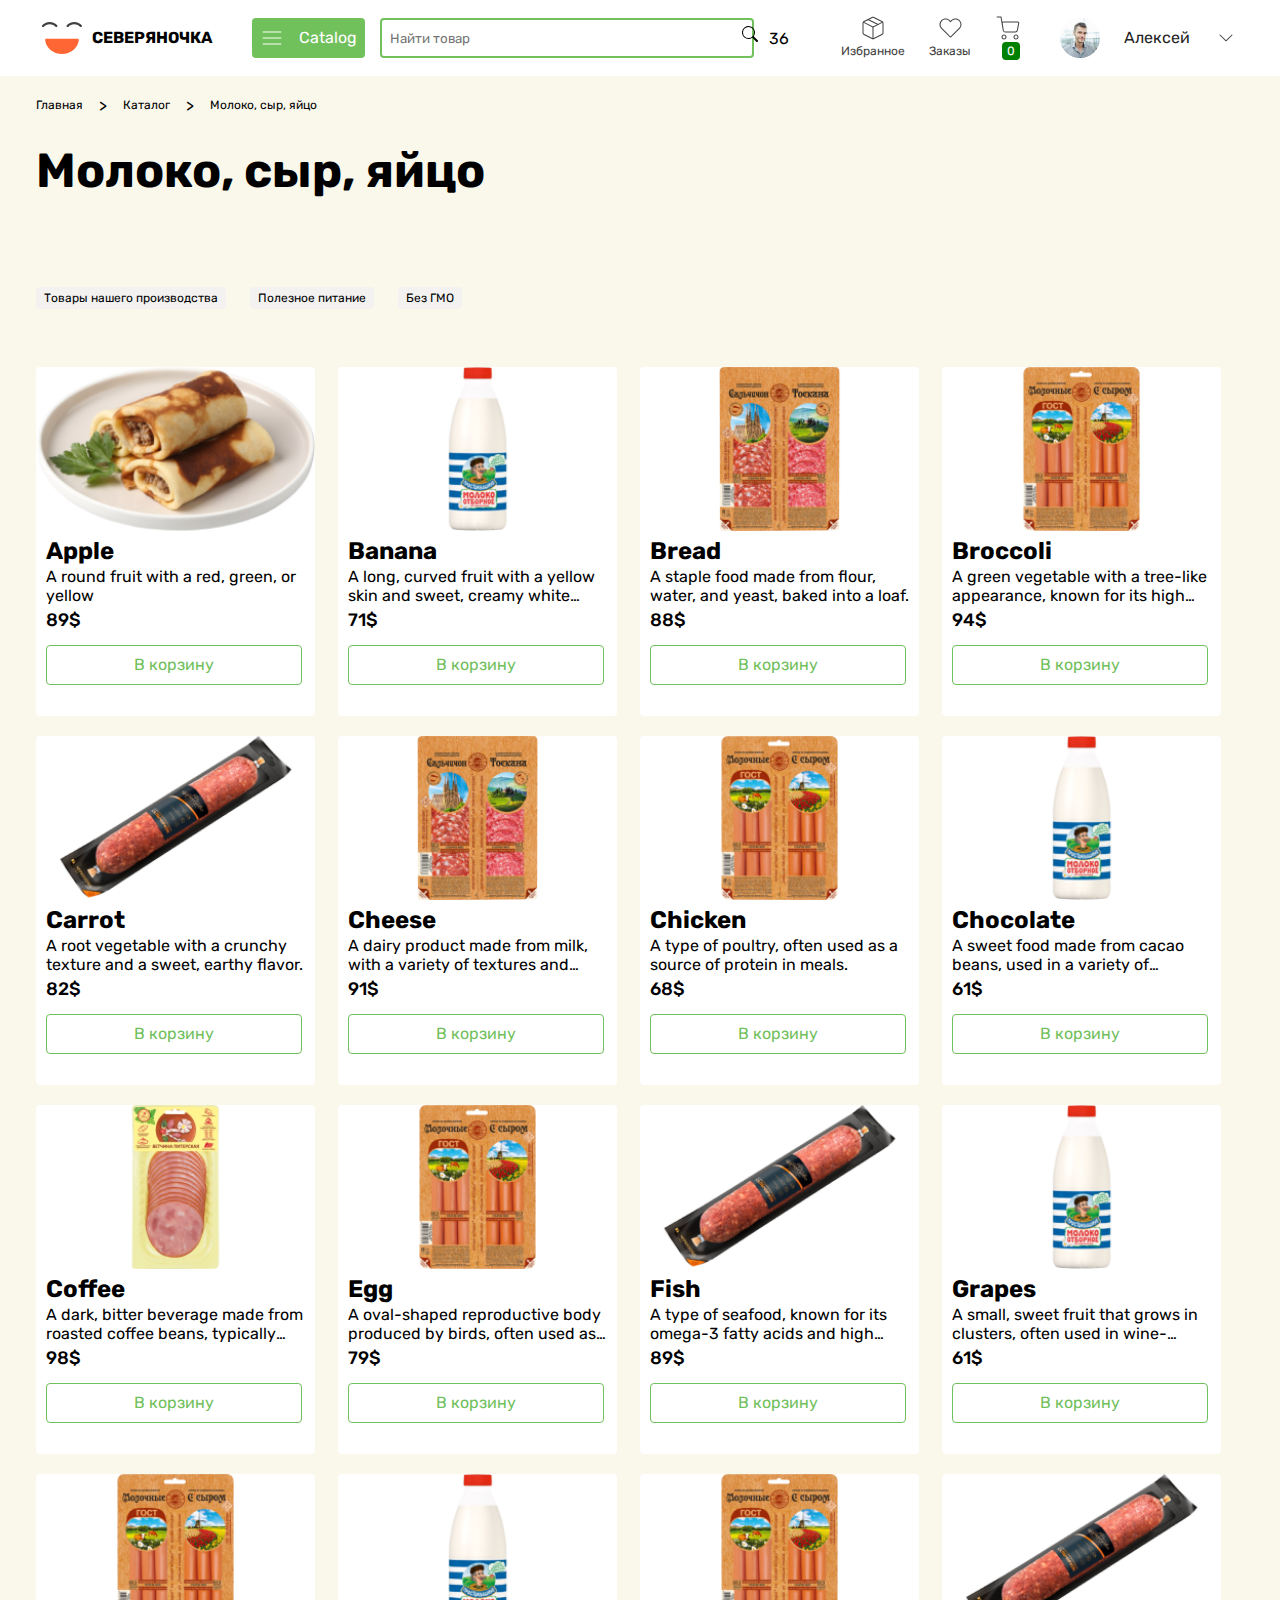
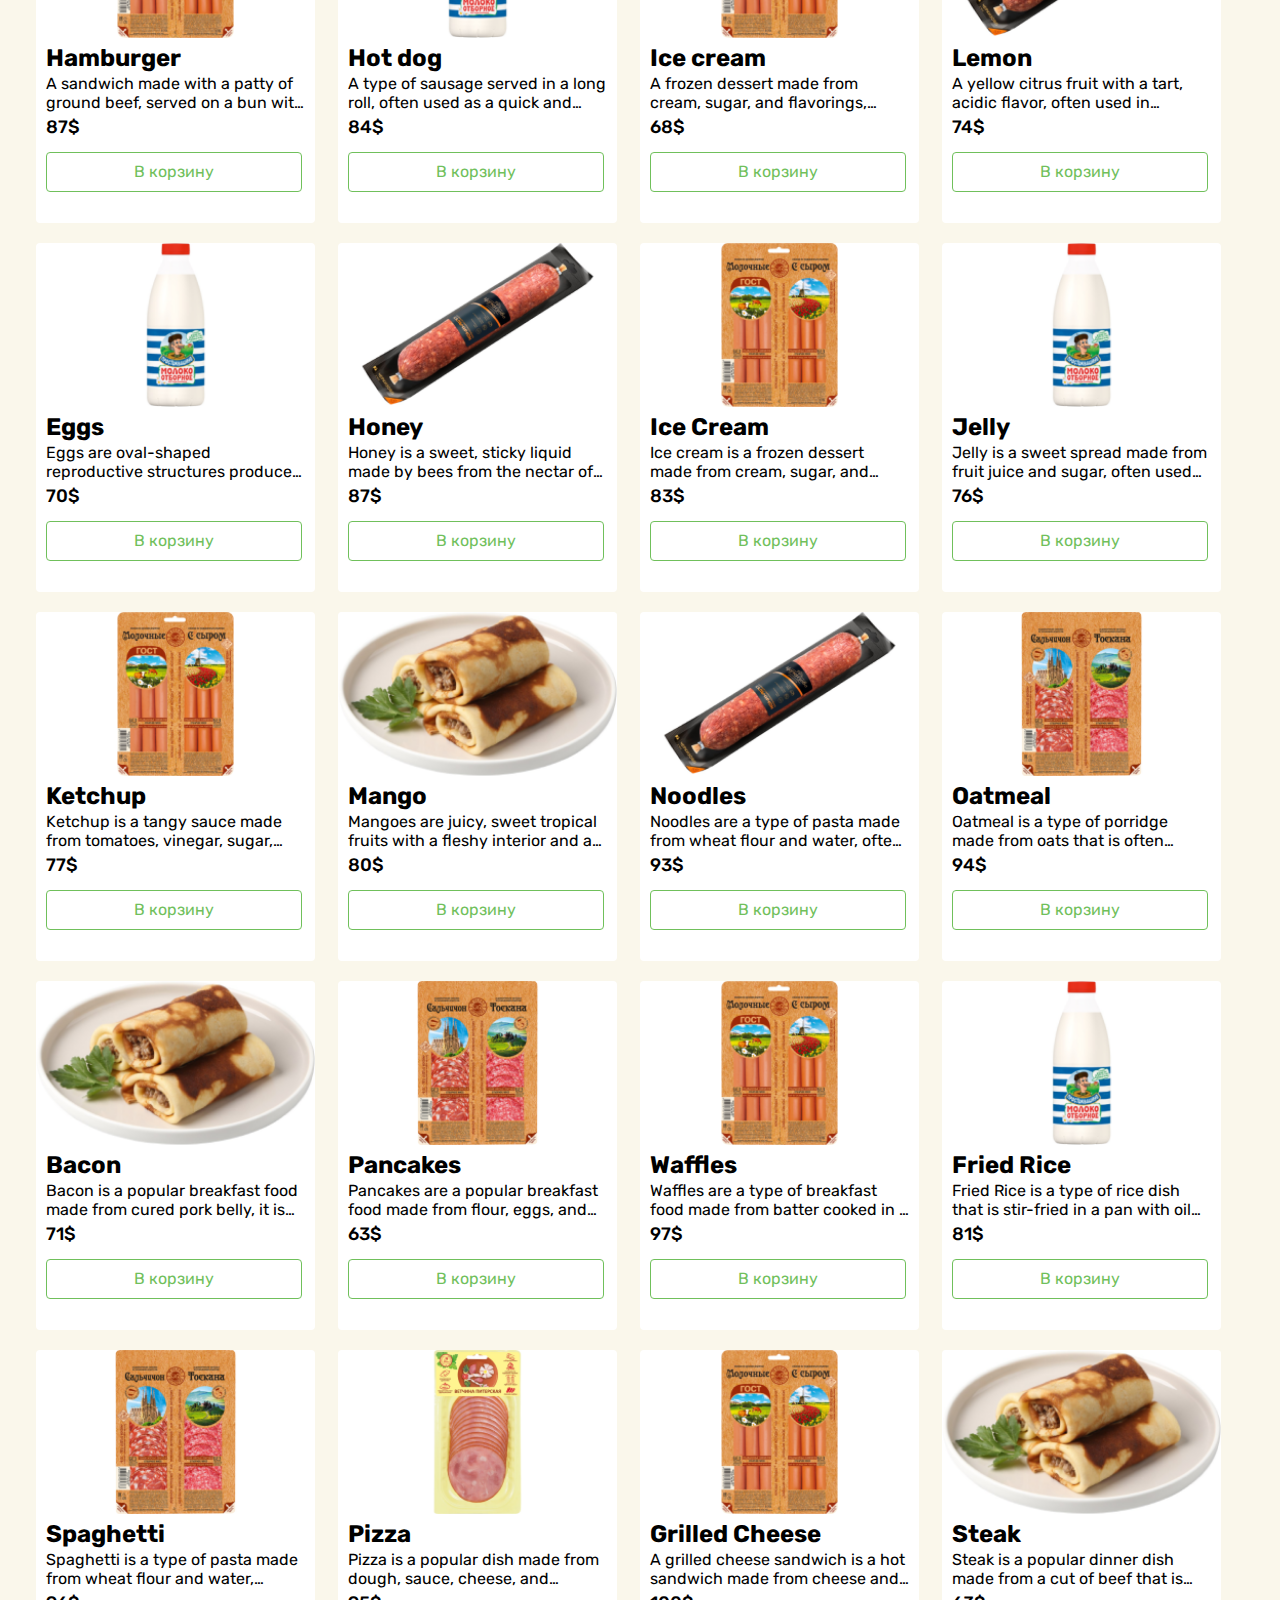
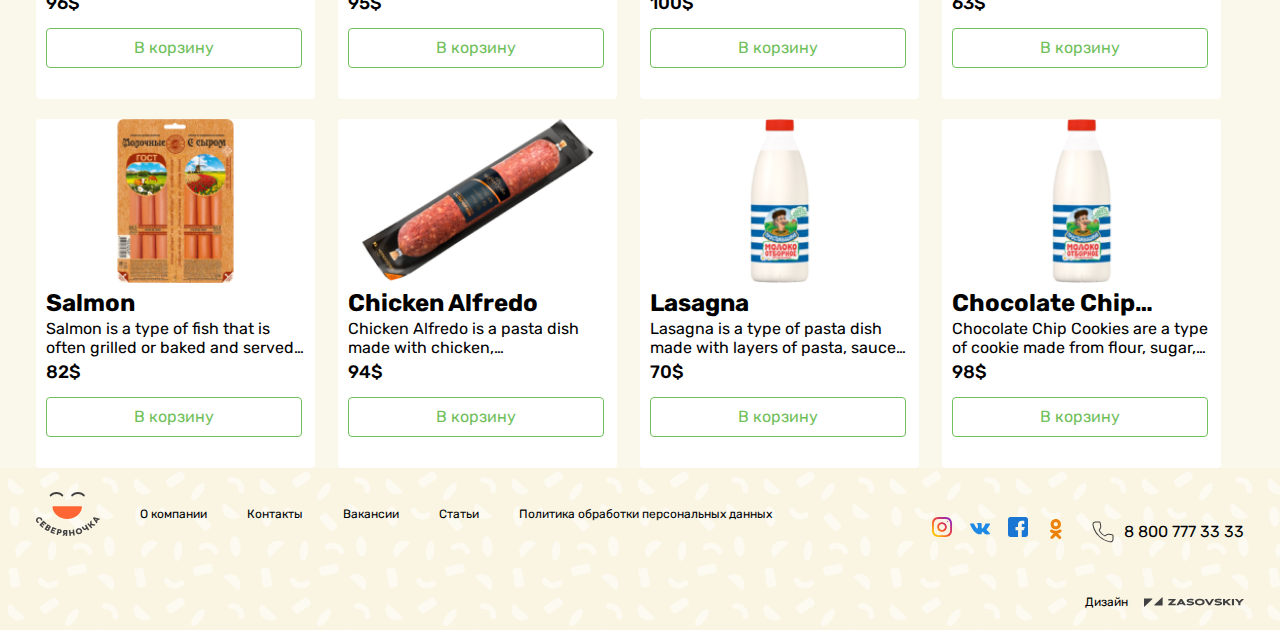
<file: pages/categoriy.html>
<!DOCTYPE html>
<html lang="en">
  <head>
    <meta charset="UTF-8" />
    <meta name="viewport" content="width=device-width, initial-scale=1.0" />
    <title>Document</title>

    <link rel="stylesheet" href="../css/style.min.css" />
    <link rel="stylesheet" href="../css/category.min.css" />
  </head>
  <body>
    <header>
      <div class="container">
        <nav>
          <div class="nav-bl">
            <div class="nav-brand" style="align-items: center">
              <a href="../index.html">
                <img src="../img/logo.svg" alt="No img?" />
                <h1 class="logo-h1">Северяночка</h1>
              </a>
            </div>
            <div class="catalog-search">
              <div class="catalog">
                <img
                  style="cursor: pointer"
                  class="catalog-humb"
                  src="../img/menu.svg"
                  alt="No img?"
                />
                <h3 class="catalog-menu" style="cursor: pointer">Catalog</h3>
              </div>
              <div class="search">
                <input
                  style="outline: none"
                  class="search-pro"
                  type="text"
                  placeholder="Найти товар "
                  style="outline: none"
                />
                <img src="../img/search.svg" alt="No img?" />
              </div>
              <span class="card-new-length">1</span>
            </div>
          </div>
          <div class="nav-end">
            <div class="categoriy">
              <a href="../pages/categoriy.html">
                <div class="img-act">
                  <img src="../img/rec.svg" alt="No img" />
                  <a href="#">Избранное</a>
                </div>
              </a>
              <a href="../pages/tovar.html">
                <div class="img-act">
                  <img src="../img/like.svg" alt="No img" />
                  <a href="#">Заказы</a>
                </div>
              </a>
              <a href="../pages/zakas.html">
                <div class="img-act">
                  <img src="../img/shopping-cart.svg" alt="No img" />
                  <a
                    class="card-count"
                    style="
                      margin-left: 7px;
                      background-color: green;
                      padding: 2px 5px;
                      color: white;
                      border-radius: 4px;
                    "
                    href="#"
                    >0</a
                  >
                </div>
              </a>
            </div>
            <div class="menej">
              <img src="../img/avatar.svg" alt="No img?" />
              <h1>Алексей</h1>
              <img src="../img/chevron-down.svg" alt="" class="arrow" />
            </div>
          </div>
        </nav>
      </div>
    </header>
    <a class="backtop" href="#"
      ><img src="../img/icon-hpme.svg" alt="No img?"
    /></a>
    <div class="header-menu">
      <div class="header-link-about">
        <ul>
          <li>
            <a class="head-link" href="">Молоко, сыр, яйцо</a>
          </li>
          <li>
            <a class="head-link" href="">Хлеб</a>
          </li>
          <li>
            <a class="head-link" href="">Фрукты и овощи</a>
          </li>
          <li>
            <a class="head-link" href="">Замороженные продукты</a>
          </li>
        </ul>
        <ul>
          <li>
            <a class="head-link" href="">Напитки</a>
          </li>
          <li>
            <a class="head-link" href="">Кондитерские изделия</a>
          </li>
          <li>
            <a class="head-link" href="">Чай, кофе</a>
          </li>
        </ul>
        <ul>
          <li>
            <a class="head-link" href="">Бакалея</a>
          </li>
          <li>
            <a class="head-link" href="">Здоровое питание</a>
          </li>
          <li>
            <a class="head-link" href="">Зоотовары</a>
          </li>
        </ul>
        <ul>
          <li>
            <a class="head-link" href="">Непродовольственные товары</a>
          </li>
          <li>
            <a class="head-link" href="">Детское питание</a>
          </li>
          <li>
            <a class="head-link" href="">Мясо, птица, колбаса</a>
          </li>
        </ul>
      </div>
    </div>
    <section>
      <div class="container">
        <div class="card-new">
          <a href="../index.html">Главная</a>
          <p>></p>
          <a href="../index.html">Каталог</a>
          <p>></p>
          <a href="#">Молоко, сыр, яйцо</a>
        </div>
        <h1>Молоко, сыр, яйцо</h1>
      </div>
    </section>
    <div class="container">
      <ul class="tab-menu">
        <li class="tab-about">
          <a class="tab-link" href="#">Товары нашего производства</a>
        </li>
        <li class="tab-about">
          <a class="tab-link" href="#">Полезное питание</a>
        </li>
        <li class="tab-about">
          <a class="tab-link" href="#">Без ГМО</a>
        </li>
      </ul>
    </div>
    <main>
      <div class="container">
        <div class="all-products cards"></div>
      </div>
    </main>
    <footer>
      <div class="container">
        <div class="footer-flex">
          <div class="logo-brand">
            <img src="../img/logo-brand.svg" alt="No img?" />

            <div class="footer-menu">
              <ul>
                <li>О компании</li>
                <li>Контакты</li>
                <li>Вакансии</li>
                <li>Статьи</li>
                <li>Политика обработки персональных данных</li>
              </ul>
            </div>
          </div>
          <div class="massge-flex">
            <div class="massage">
              <a href="https://www.instagram.com/y_kar1mov_0504/">
                <img src="../img/instagram.svg" alt="No img" />
              </a>
              <a href="https://t.me/IT_Frontend_00504">
                <img src="../img/vkontakte.svg" alt="No img" />
              </a>
              <a href="https://www.facebook.com/profile.php?id=100074777438025">
                <img src="../img/facebok.svg" alt="No img" />
              </a>
              <a href="#">
                <img src="../img/ok.svg" alt="No img" />
              </a>
            </div>
            <div class="number">
              <img src="../img/phone.svg" alt="" />
              <p>8 800 777 33 33</p>
            </div>
          </div>
        </div>
        <div class="footer-design">
          <p>Дизайн</p>
          <img src="../img/logo-zasovskiy-small-black.svg" alt="No img?" />
        </div>
      </div>
    </footer>

    <script src="../js/products.js"></script>
    <script src="../js/category.js"></script>
    <script src="../js/togille.js"></script>
    <script src="../js/bactop.js"></script>
    <script src="../js/home.js"></script>
  </body>
</html>
</file>
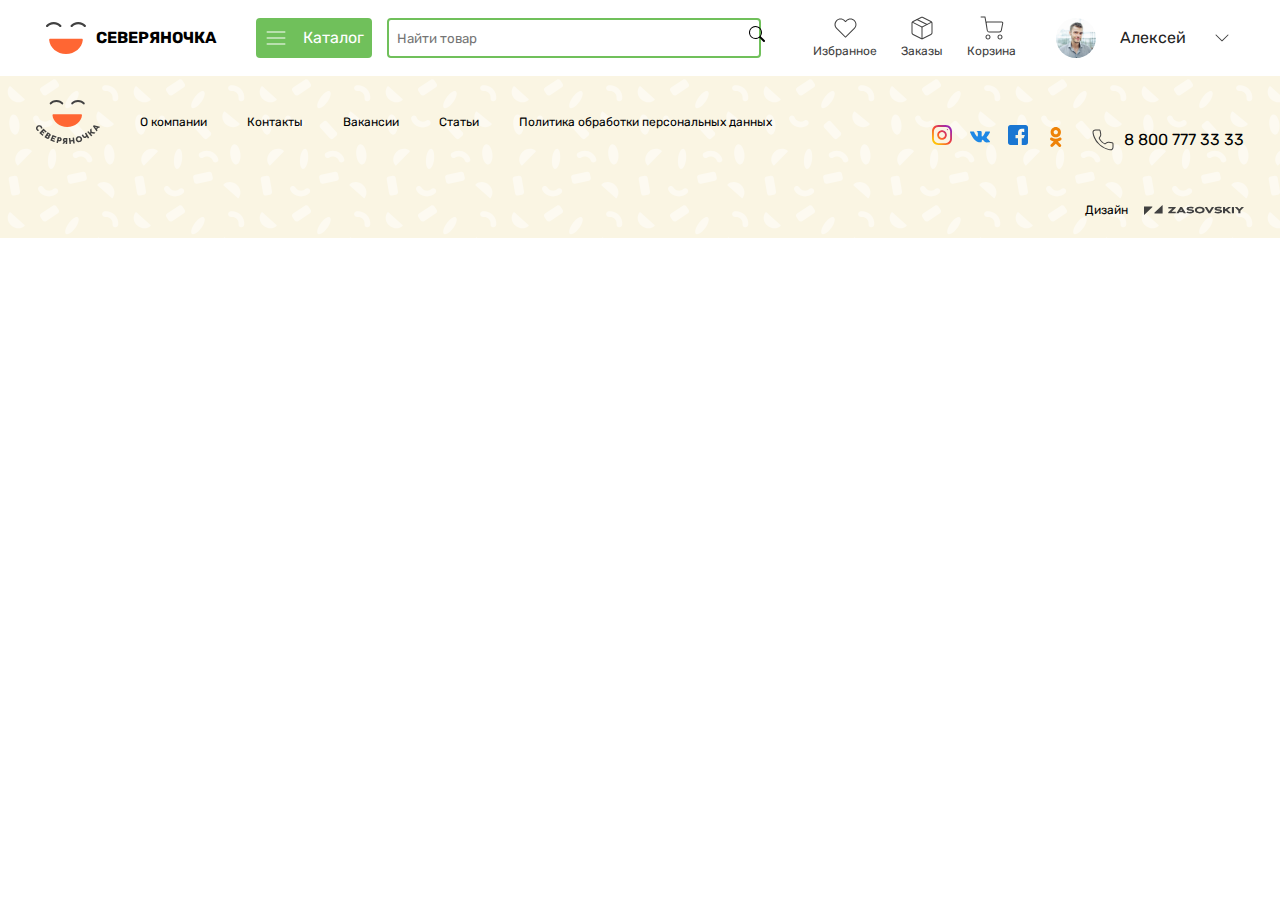
<file: pages/static.html>
<!DOCTYPE html>
<html lang="en">
  <head>
    <meta charset="UTF-8" />
    <meta name="viewport" content="width=device-width, initial-scale=1.0" />
    <title>Document</title>

    <link rel="stylesheet" href="../css/style.min.css" />
  </head>
  <body>
    <header>
      <div class="container">
        <nav>
          <div class="nav-bl">
            <div class="nav-brand">
              <a href="../index.html">
                <img src="../img/logo.svg" alt="No img?" />
                <h1 class="logo-h1">Северяночка</h1>
              </a>
            </div>
            <div class="catalog-search">
              <div class="catalog">
                <img src="../img/menu.svg" alt="No img?" />
                <h3>Каталог</h3>
              </div>
              <div class="search">
                <input type="text" placeholder="Найти товар " />
                <img src="../img/search.svg" alt="No img?" />
              </div>
            </div>
          </div>
          <div class="nav-end">
            <div class="categoriy">
              <a href="../pages/categoriy.html">
                <div class="img-act">
                  <img src="../img/like.svg" alt="No img" />
                  <a href="#">Избранное</a>
                </div>
              </a>
              <a href="../pages/tovar.html">
                <div class="img-act">
                  <img src="../img/rec.svg" alt="No img" />
                  <a href="#">Заказы</a>
                </div>
              </a>
              <a href="../pages/zakas.html">
                <div class="img-act">
                  <img src="../img/shopping-cart.svg" alt="No img" />
                  <a href="#">Корзина</a>
                </div>
              </a>
            </div>
            <div class="menej">
              <img src="../img/avatar.svg" alt="No img?" />
              <h1>Алексей</h1>
              <img src="../img/chevron-down.svg" alt="" class="arrow" />
            </div>
          </div>
        </nav>
      </div>
    </header>
    <footer>
      <div class="container">
        <div class="footer-flex">
          <div class="logo-brand">
            <img src="../img/logo-brand.svg" alt="No img?" />

            <div class="footer-menu">
              <ul>
                <li>О компании</li>
                <li>Контакты</li>
                <li>Вакансии</li>
                <li>Статьи</li>
                <li>Политика обработки персональных данных</li>
              </ul>
            </div>
          </div>
          <div class="massge-flex">
            <div class="massage">
              <a href="https://www.instagram.com/y_kar1mov_0504/">
                <img src="../img/instagram.svg" alt="No img" />
              </a>
              <a href="https://t.me/IT_Frontend_00504">
                <img src="../img/vkontakte.svg" alt="No img" />
              </a>
              <a href="https://www.facebook.com/profile.php?id=100074777438025">
                <img src="../img/facebok.svg" alt="No img" />
              </a>
              <a href="#">
                <img src="../img/ok.svg" alt="No img" />
              </a>
            </div>
            <div class="number">
              <img src="../img/phone.svg" alt="" />
              <p>8 800 777 33 33</p>
            </div>
          </div>
        </div>
        <div class="footer-design">
          <p>Дизайн</p>
          <img src="../img/logo-zasovskiy-small-black.svg" alt="No img?" />
        </div>
      </div>
    </footer>
  </body>
</html>
</file>
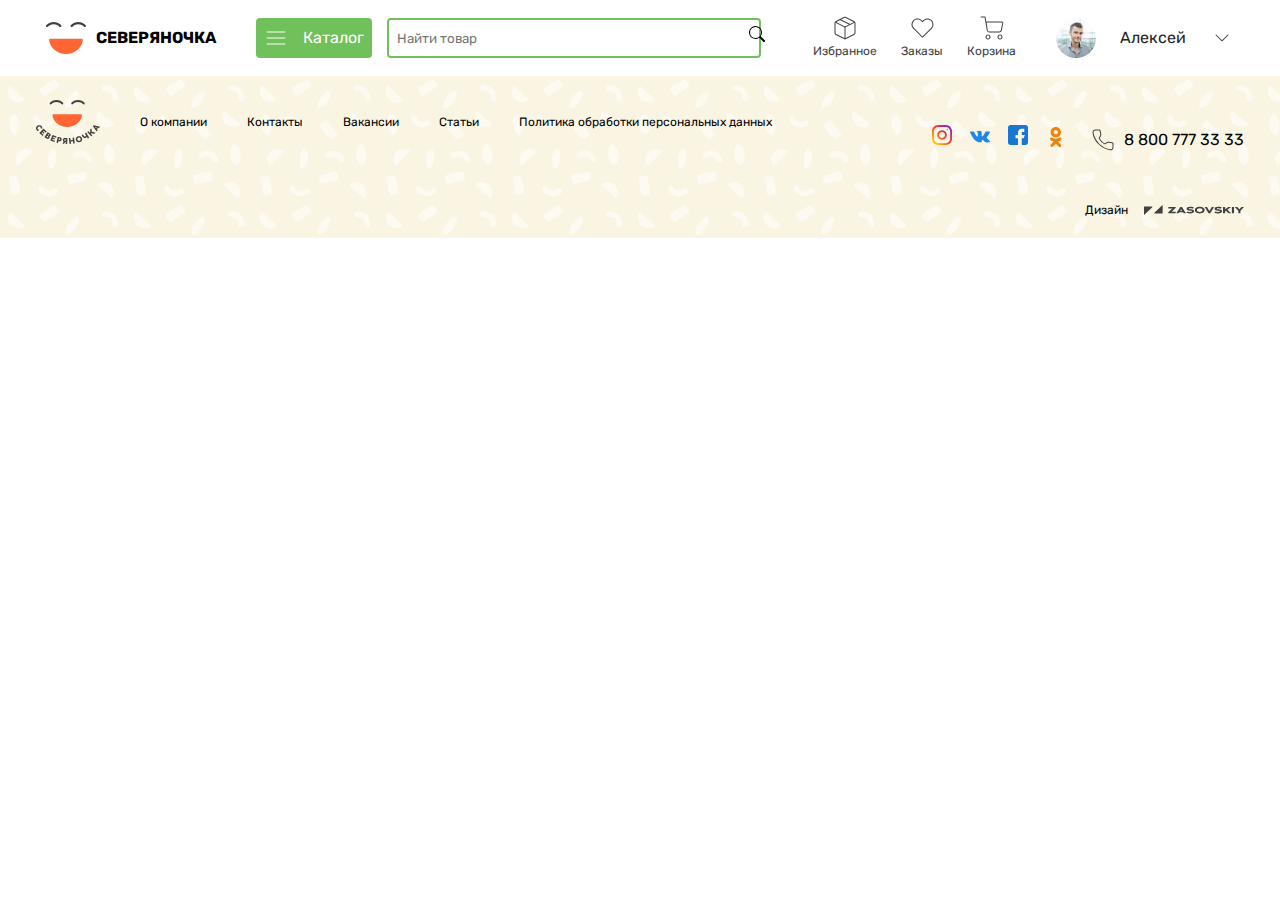
<file: pages/zakas.html>
<!DOCTYPE html>
<html lang="en">
  <head>
    <meta charset="UTF-8" />
    <meta name="viewport" content="width=device-width, initial-scale=1.0" />
    <title>Document</title>

    <link rel="stylesheet" href="../css/style.min.css" />
    <link rel="stylesheet" href="../css/zakaz.min.css" />
  </head>
  <body>
    <header>
      <div class="container">
        <nav>
          <div class="nav-bl">
            <div class="nav-brand">         
              <a href="../index.html">
                <img src="../img/logo.svg" alt="No img?" />
                <h1 class="logo-h1">Северяночка</h1>
              </a>
            </div>
            <div class="catalog-search">
              <div class="catalog">
                <img src="../img/menu.svg" alt="No img?" />
                <h3>Каталог</h3>
              </div>
              <div class="search">
                <input type="text" placeholder="Найти товар " />
                <img src="../img/search.svg" alt="No img?" />
              </div>
            </div>
          </div>
          <div class="nav-end">
            <div class="categoriy">
              <a href="../pages/categoriy.html">
                <div class="img-act">
                  <img src="../img/rec.svg" alt="No img" />
                  <a href="#">Избранное</a>
                </div>
              </a>
              <a href="../pages/tovar.html">
                <div class="img-act">
                  <img src="../img/like.svg" alt="No img" />
                  <a href="#">Заказы</a>
                </div>
              </a>
              <a href="../pages/zakas.html">
                <div class="img-act">
                  <img src="../img/shopping-cart.svg" alt="No img" />
                  <a href="#">Корзина</a>
                </div>
              </a>
            </div>
            <div class="menej">
              <img src="../img/avatar.svg" alt="No img?" />
              <h1>Алексей</h1>
              <img src="../img/chevron-down.svg" alt="" class="arrow" />
            </div>
          </div>
        </nav>
      </div>
    </header>
    <main>
      <div class="container">
       <div class="card-content">
         
       </div>
      </div>
    </main>
    <footer>
      <div class="container">
        <div class="footer-flex">
          <div class="logo-brand">
            <img src="../img/logo-brand.svg" alt="No img?" />

            <div class="footer-menu">
              <ul>
                <li>О компании</li>
                <li>Контакты</li>
                <li>Вакансии</li>
                <li>Статьи</li>
                <li>Политика обработки персональных данных</li>
              </ul>
            </div>
          </div>
          <div class="massge-flex">
            <div class="massage">
              <a href="https://www.instagram.com/y_kar1mov_0504/">
                <img src="../img/instagram.svg" alt="No img" />
              </a>
              <a href="https://t.me/IT_Frontend_00504">
                <img src="../img/vkontakte.svg" alt="No img" />
              </a>
              <a href="https://www.facebook.com/profile.php?id=100074777438025">
                <img src="../img/facebok.svg" alt="No img" />
              </a>
              <a href="#">
                <img src="../img/ok.svg" alt="No img" />
              </a>
            </div>
            <div class="number">
              <img src="../img/phone.svg" alt="" />
              <p>8 800 777 33 33</p>
            </div>
          </div>
        </div>
        <div class="footer-design">
          <p>Дизайн</p>
          <img src="../img/logo-zasovskiy-small-black.svg" alt="No img?" />
        </div>
      </div>
    </footer>
    <script src="../js/category.js"></script>
    
    <script src="../js/home.js"></script>
    <script src="../js/zakas.js"></script>
  </body>
</html>
</file>
<file: css/style.min.css>
@import"https://fonts.googleapis.com/css2?family=Roboto:ital,wght@0,100;0,300;0,400;0,500;0,700;0,900;1,100;1,300;1,400;1,500;1,700;1,900&family=Rubik:ital,wght@0,300..900;1,300..900&display=swap";*{margin:0;padding:0}*,*::before,*::after{box-sizing:border-box;font-family:"Rubik",sans-serif}.container{max-width:1248px;margin-left:auto;margin-right:auto;padding-left:20px;padding-right:20px}header nav{display:flex;align-items:center;justify-content:center;gap:40px;padding:16px 0}@media(max-width: 1190px){header nav{gap:5px}}@media(max-width: 1190px)and (max-width: 760px){header nav{display:block}}header nav .nav-bl{display:flex;align-items:center;justify-content:center;gap:40px}header nav .nav-bl .nav-brand a{display:flex;align-items:center;justify-content:center;gap:10px;text-decoration:none}header nav .nav-bl .nav-brand a h1{font-family:"Rubik";font-size:16px;font-weight:700;line-height:28px;color:#000;text-transform:uppercase}@media(max-width: 480px){header nav .nav-bl .nav-brand a h1{display:none}}@media(max-width: 800px){header nav .nav-bl{gap:20px}}header nav .nav-bl .catalog-search{display:flex;align-items:center;justify-content:space-between;gap:15px}header nav .nav-bl .catalog-search .catalog{display:flex;align-items:center;justify-content:space-between;gap:15px;background-color:#70c05b;border-radius:4px;padding:8px}@media(max-width: 520px){header nav .nav-bl .catalog-search .catalog{display:none}}header nav .nav-bl .catalog-search .catalog h3{font-family:"Rubik";font-size:16px;font-weight:400;line-height:24px;color:#fff;right:30px}@media(max-width: 1190px){header nav .nav-bl .catalog-search .catalog h3{display:none}}header nav .nav-bl .catalog-search .search{display:flex;align-items:center;justify-content:space-between;gap:0;width:374px;height:40px;border-radius:4px;border:#70c05b solid 2px}@media(max-width: 1190px){header nav .nav-bl .catalog-search .search{width:230px}}header nav .nav-bl .catalog-search .search input{border:none;display:flex;border-radius:4px;padding:10px 170px 10px 8px}@media(max-width: 1190px){header nav .nav-bl .catalog-search .search input{padding:10px 30px 10px 8px}}header nav .nav-end{display:flex;align-items:center;justify-content:center;gap:40px}@media(max-width: 800px){header nav .nav-end{gap:20px}}@media(max-width: 800px)and (max-width: 800px){header nav .nav-end{padding-top:20px}}@media(max-width: 800px)and (max-width: 800px)and (max-width: 360px){header nav .nav-end{display:none}}header nav .nav-end .categoriy{display:flex;align-items:center;justify-content:space-between;gap:12px}header nav .nav-end .categoriy .img-act img{display:flex;margin:0 auto}header nav .nav-end .categoriy .img-act a{font-family:"Rubik";font-size:12px;font-weight:400;line-height:18px;color:#414141;text-decoration:none;padding-top:8px}header nav .nav-end .menej{display:flex;align-items:center;justify-content:space-between;gap:24px}header nav .nav-end .menej h1{font-family:"Rubik";font-size:16px;font-weight:400;line-height:24px;color:#232323}@media(max-width: 930px){header nav .nav-end .menej h1{display:none}}@media(max-width: 930px){header nav .nav-end .menej .arrow{display:none}}footer{background-image:url("../../img/bg.svg");background-color:#faf5e3}footer .footer-flex{display:flex;align-items:center;justify-content:space-between;gap:0}@media(max-width: 1110px){footer .footer-flex{display:block}}footer .footer-flex .logo-brand{display:flex;align-items:center;justify-content:center;gap:40px;padding:24px 0 58px 0}@media(max-width: 790px){footer .footer-flex .logo-brand{display:block}}footer .footer-flex .logo-brand .footer-menu ul{display:flex;align-items:center;justify-content:center;gap:40px}@media(max-width: 790px){footer .footer-flex .logo-brand .footer-menu ul{gap:20px}}@media(max-width: 580px){footer .footer-flex .logo-brand .footer-menu ul{display:ruby}}footer .footer-flex .logo-brand .footer-menu ul li{font-family:"Rubik";font-size:12px;font-weight:400;line-height:18px;color:#000;list-style-type:none}footer .footer-flex .massge-flex{display:flex;align-items:center;justify-content:center;gap:24px}footer .footer-flex .massge-flex .massage{display:flex;gap:16px}footer .footer-flex .massge-flex .number{display:flex;align-items:center;justify-content:space-between;gap:8px}footer .footer-design{display:flex;align-items:center;justify-content:end;gap:16px;padding-bottom:20px}footer .footer-design p{font-family:"Rubik";font-size:12px;font-weight:400;line-height:16px;color:#000}.lds-spinner,.lds-spinner div,.lds-spinner div:after{box-sizing:border-box}.lds-spinner{color:currentColor;display:inline-block;position:fixed;top:50%;left:50%;transform:translate(-50%, -50%);width:100px;height:100px;opacity:1;z-index:100;transition:opacity 1s}.lds-spinner div{transform-origin:40px 40px;animation:lds-spinner 1.2s linear infinite}.lds-spinner div:after{content:" ";display:block;position:absolute;top:3.2px;left:36.8px;width:6.4px;height:17.6px;border-radius:20%;background:currentColor}.lds-spinner div:nth-child(1){transform:rotate(0deg);animation-delay:-1.1s}.lds-spinner div:nth-child(2){transform:rotate(30deg);animation-delay:-1s}.lds-spinner div:nth-child(3){transform:rotate(60deg);animation-delay:-0.9s}.lds-spinner div:nth-child(4){transform:rotate(90deg);animation-delay:-0.8s}.lds-spinner div:nth-child(5){transform:rotate(120deg);animation-delay:-0.7s}.lds-spinner div:nth-child(6){transform:rotate(150deg);animation-delay:-0.6s}.lds-spinner div:nth-child(7){transform:rotate(180deg);animation-delay:-0.5s}.lds-spinner div:nth-child(8){transform:rotate(210deg);animation-delay:-0.4s}.lds-spinner div:nth-child(9){transform:rotate(240deg);animation-delay:-0.3s}.lds-spinner div:nth-child(10){transform:rotate(270deg);animation-delay:-0.2s}.lds-spinner div:nth-child(11){transform:rotate(300deg);animation-delay:-0.1s}.lds-spinner div:nth-child(12){transform:rotate(330deg);animation-delay:0s}@keyframes lds-spinner{0%{opacity:1}100%{opacity:0}}.loading-none{opacity:0;display:none;transition:opacity 1s}
</file>
<file: css/category.min.css>
body{background-color:#faf7eb}header{position:sticky;top:0;z-index:1;background-color:#fff}.header-menu{width:100%;position:fixed}section{z-index:-10;margin:0 0 20px 0}section .container .card-new{display:flex;gap:16px;padding:20px 0}section .container .card-new a{text-decoration:none;font-family:"Rubik";font-size:12px;font-weight:400;line-height:18px;color:#000}section .container h1{font-family:"Rubik";font-size:48px;font-weight:700;line-height:72px;color:#000;padding:0 0 60px 0}.tab-menu{display:flex;gap:24px;margin:0 0 40px}.tab-menu .tab-about{list-style:none}.tab-menu .tab-about .tab-link{text-decoration:none;background-color:#f3f2f1;font-family:"Rubik";font-size:12px;font-weight:400;line-height:18px;color:#000;padding:4px 8px;border-radius:4px}main .container .cards{display:grid;grid-template-columns:repeat(4, 9fr)}@media(max-width: 1240px){main .container .cards{grid-template-columns:repeat(3, 12fr)}}@media(max-width: 895px){main .container .cards{grid-template-columns:repeat(2, 18fr)}}@media(max-width: 605px){main .container .cards{grid-template-columns:repeat(1, 36fr)}}main .container .cards .card{width:279px;height:349px;background-color:#fff;border-radius:4px;margin-top:20px}@media(max-width: 605px){main .container .cards .card{width:100%;height:490px}}@media(max-width: 520px){main .container .cards .card{width:100%;height:445px}}@media(max-width: 460px){main .container .cards .card{width:100%;height:410px}}@media(max-width: 400px){main .container .cards .card{width:100%;height:390px}}@media(max-width: 370px){main .container .cards .card{width:100%;height:360px}}main .container .cards img{width:100%;border-radius:4px 4px 0 0}main .container .cards .card--footer__btn{font-family:"Rubik";font-size:16px;font-weight:400;line-height:24px;color:#70c05b;background-color:#fff;border:1px solid #70c05b;width:256px;height:40px;border-radius:4px;display:flexma;transition:1s;margin:10px 0 0 10px}main .container .cards h2{display:-webkit-box;padding:2px 10px;-webkit-box-orient:vertical;-webkit-line-clamp:1;overflow:hidden}main .container .cards .card--footer__btn:hover{background:#f63;color:#fff;cursor:pointer}.card--footer__desc{display:-webkit-box;padding:0 10px;-webkit-box-orient:vertical;-webkit-line-clamp:2;overflow:hidden}.card--footer__price{padding:4px 10px;font-size:18px;font-weight:500}.header-menu{background:#fff}.header-menu .header-link-about{display:flex;justify-content:space-evenly}li{list-style:none}.head-link{display:flex;text-decoration:none;font-family:"Rubik";font-size:16px;font-weight:700;line-height:24px;color:#000;padding:12px 0}.header-menu{display:none}.hidden{display:block}.backtop{position:relative;position:fixed;left:1400px;top:600px;padding:20px 20px;background-color:green;border-radius:12px}.chek-red{background-color:#639}
</file>
<file: css/zakaz.min.css>
.card-about{margin:20px;display:flex;align-items:center;gap:15px;padding:30px;background-color:green;border-radius:20px}.card-about h3{color:#fff}.card-about p{color:#fff;padding:7px}.card-about .price-text{padding-bottom:10px;font-weight:600px}.card-about button{width:25px;height:25px;font-size:16px;outline:none}.card-about span{padding:0 20px;color:#fff}
</file>
